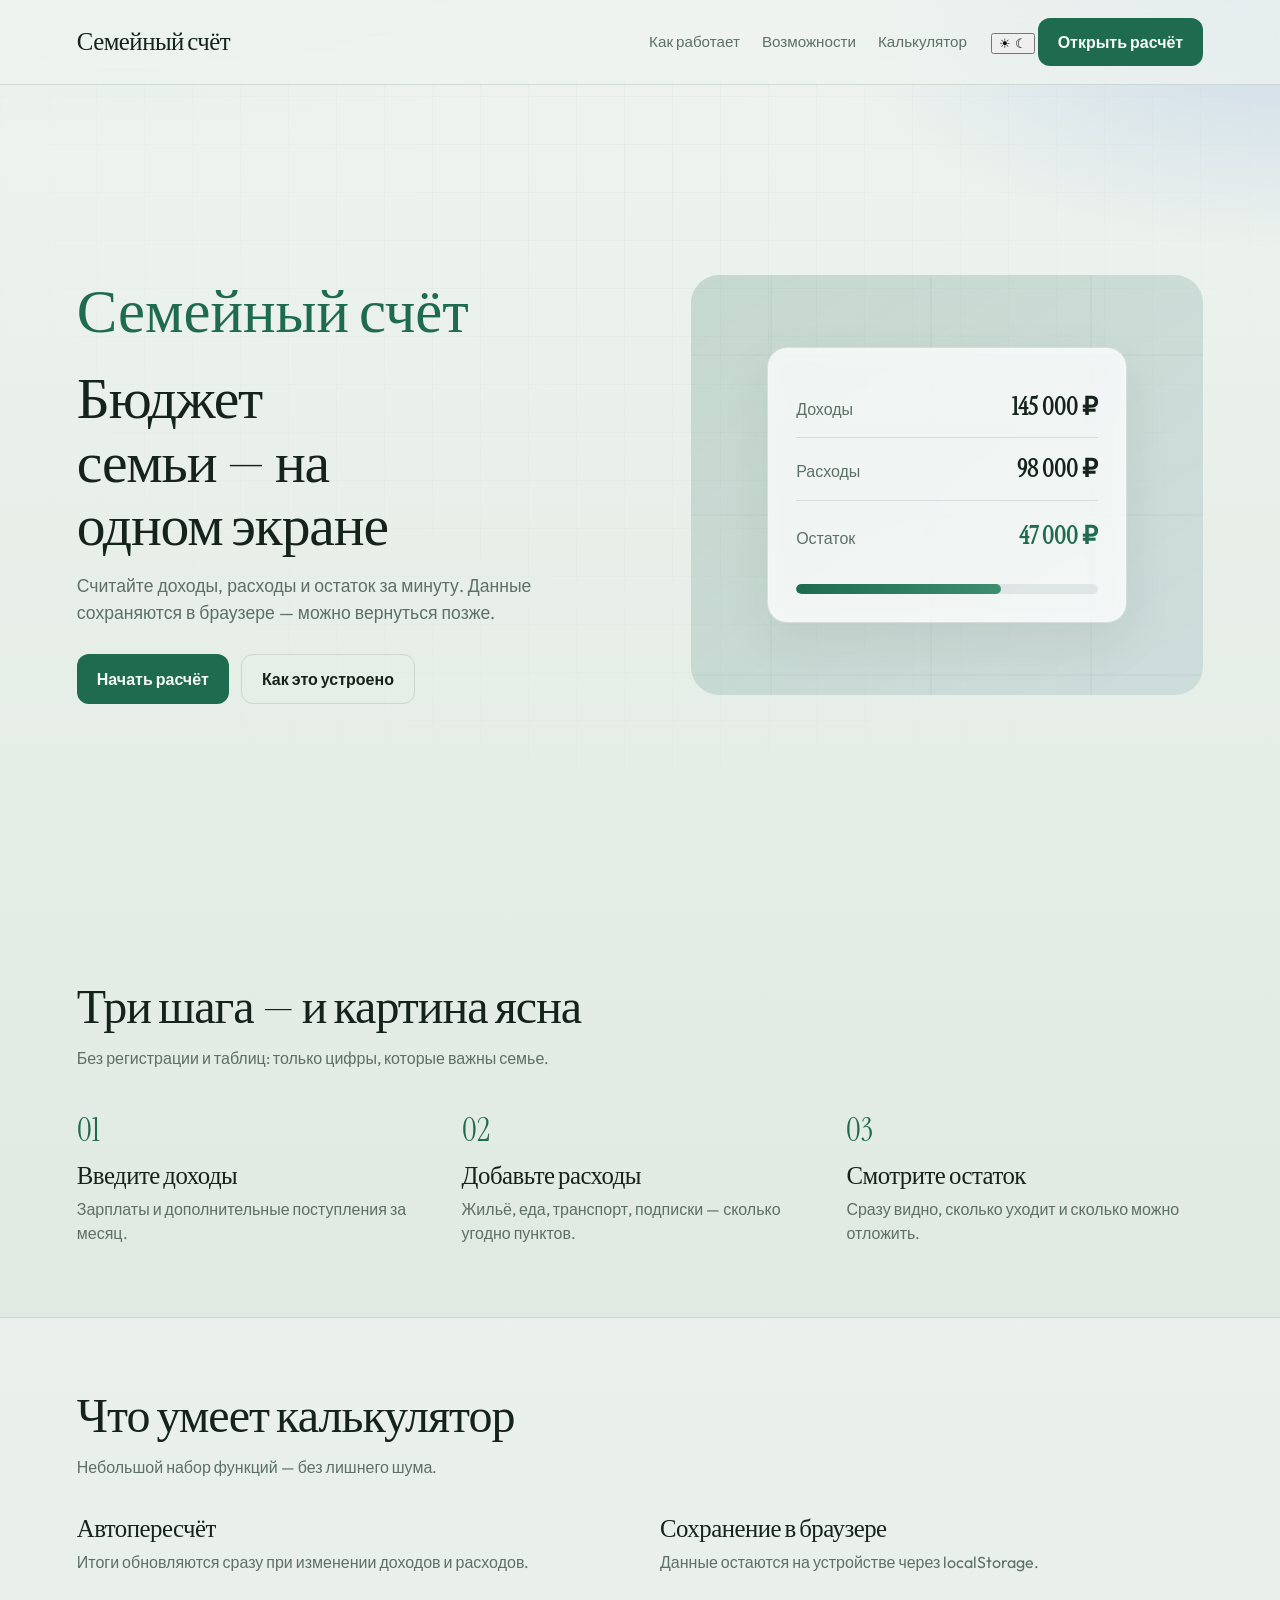
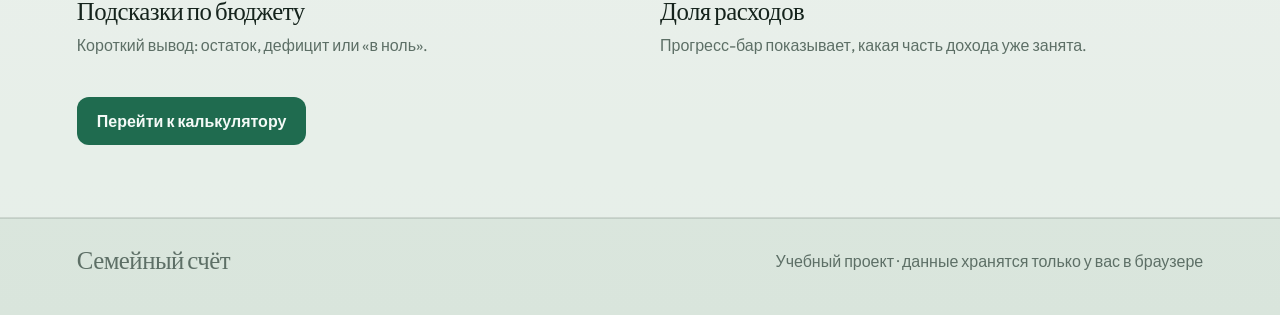
<file: index.html>
<!DOCTYPE html>
<html lang="ru">
  <head>
    <meta charset="UTF-8" />
    <meta name="viewport" content="width=device-width, initial-scale=1.0" />
    <meta
      name="description"
      content="Семейный счёт — простой калькулятор доходов, расходов и накоплений для семьи."
    />
    <title>Семейный счёт — калькулятор семейного бюджета</title>
    <link rel="preconnect" href="https://fonts.googleapis.com" />
    <link rel="preconnect" href="https://fonts.gstatic.com" crossorigin />
    <link
      href="https://fonts.googleapis.com/css2?family=Instrument+Serif:ital@0;1&family=Outfit:wght@400;500;600;700&display=swap"
      rel="stylesheet"
    />
    <link rel="stylesheet" href="styles.css" />
    <script>
      (function () {
        var saved = localStorage.getItem("theme");
        var theme =
          saved ||
          (window.matchMedia("(prefers-color-scheme: dark)").matches
            ? "dark"
            : "light");
        document.documentElement.setAttribute("data-theme", theme);
      })();
    </script>
  </head>
  <body class="page-landing">
    <div class="bg-glow" aria-hidden="true"></div>

    <header class="site-header">
      <a class="brand" href="index.html">Семейный счёт</a>
      <nav class="nav" aria-label="Основная навигация">
        <a href="#how">Как работает</a>
        <a href="#features">Возможности</a>
        <a href="calculator.html">Калькулятор</a>
      </nav>
      <div class="header-actions">
        <button
          class="theme-toggle"
          id="themeToggle"
          type="button"
          aria-label="Переключить тему"
          title="Светлая / тёмная тема"
        >
          <span class="theme-icon theme-icon-sun" aria-hidden="true">☀</span>
          <span class="theme-icon theme-icon-moon" aria-hidden="true">☾</span>
        </button>
        <a class="btn btn-primary header-cta" href="calculator.html">Открыть расчёт</a>
      </div>
    </header>

    <main>
      <section class="hero" id="top">
        <div class="hero-copy">
          <p class="brand-mark">Семейный счёт</p>
          <h1>Бюджет семьи — на одном экране</h1>
          <p class="lead">
            Считайте доходы, расходы и остаток за минуту. Данные сохраняются в
            браузере — можно вернуться позже.
          </p>
          <div class="hero-actions">
            <a class="btn btn-primary" href="calculator.html">Начать расчёт</a>
            <a class="btn btn-ghost" href="#how">Как это устроено</a>
          </div>
        </div>
        <div class="hero-stage" aria-hidden="true">
          <div class="hero-panel">
            <div class="hero-panel-row">
              <span>Доходы</span>
              <strong class="anim-count" data-target="145000">0 ₽</strong>
            </div>
            <div class="hero-panel-row">
              <span>Расходы</span>
              <strong class="anim-count" data-target="98000">0 ₽</strong>
            </div>
            <div class="hero-panel-row highlight">
              <span>Остаток</span>
              <strong class="anim-count" data-target="47000">0 ₽</strong>
            </div>
            <div class="hero-bar">
              <div class="hero-bar-fill"></div>
            </div>
          </div>
        </div>
      </section>

      <section class="section" id="how">
        <div class="section-head">
          <h2>Три шага — и картина ясна</h2>
          <p>Без регистрации и таблиц: только цифры, которые важны семье.</p>
        </div>
        <ol class="steps">
          <li>
            <span class="step-num">01</span>
            <h3>Введите доходы</h3>
            <p>Зарплаты и дополнительные поступления за месяц.</p>
          </li>
          <li>
            <span class="step-num">02</span>
            <h3>Добавьте расходы</h3>
            <p>Жильё, еда, транспорт, подписки — сколько угодно пунктов.</p>
          </li>
          <li>
            <span class="step-num">03</span>
            <h3>Смотрите остаток</h3>
            <p>Сразу видно, сколько уходит и сколько можно отложить.</p>
          </li>
        </ol>
      </section>

      <section class="section section-alt" id="features">
        <div class="section-head">
          <h2>Что умеет калькулятор</h2>
          <p>Небольшой набор функций — без лишнего шума.</p>
        </div>
        <ul class="feature-list">
          <li>
            <h3>Автопересчёт</h3>
            <p>Итоги обновляются сразу при изменении доходов и расходов.</p>
          </li>
          <li>
            <h3>Сохранение в браузере</h3>
            <p>Данные остаются на устройстве через localStorage.</p>
          </li>
          <li>
            <h3>Подсказки по бюджету</h3>
            <p>Короткий вывод: остаток, дефицит или «в ноль».</p>
          </li>
          <li>
            <h3>Доля расходов</h3>
            <p>Прогресс-бар показывает, какая часть дохода уже занята.</p>
          </li>
        </ul>
        <div class="section-cta">
          <a class="btn btn-primary" href="calculator.html">Перейти к калькулятору</a>
        </div>
      </section>
    </main>

    <footer class="site-footer">
      <a class="brand" href="index.html">Семейный счёт</a>
      <p>Учебный проект · данные хранятся только у вас в браузере</p>
    </footer>

    <script src="landing.js"></script>
  </body>
</html>

  </body>
</html>
</file>
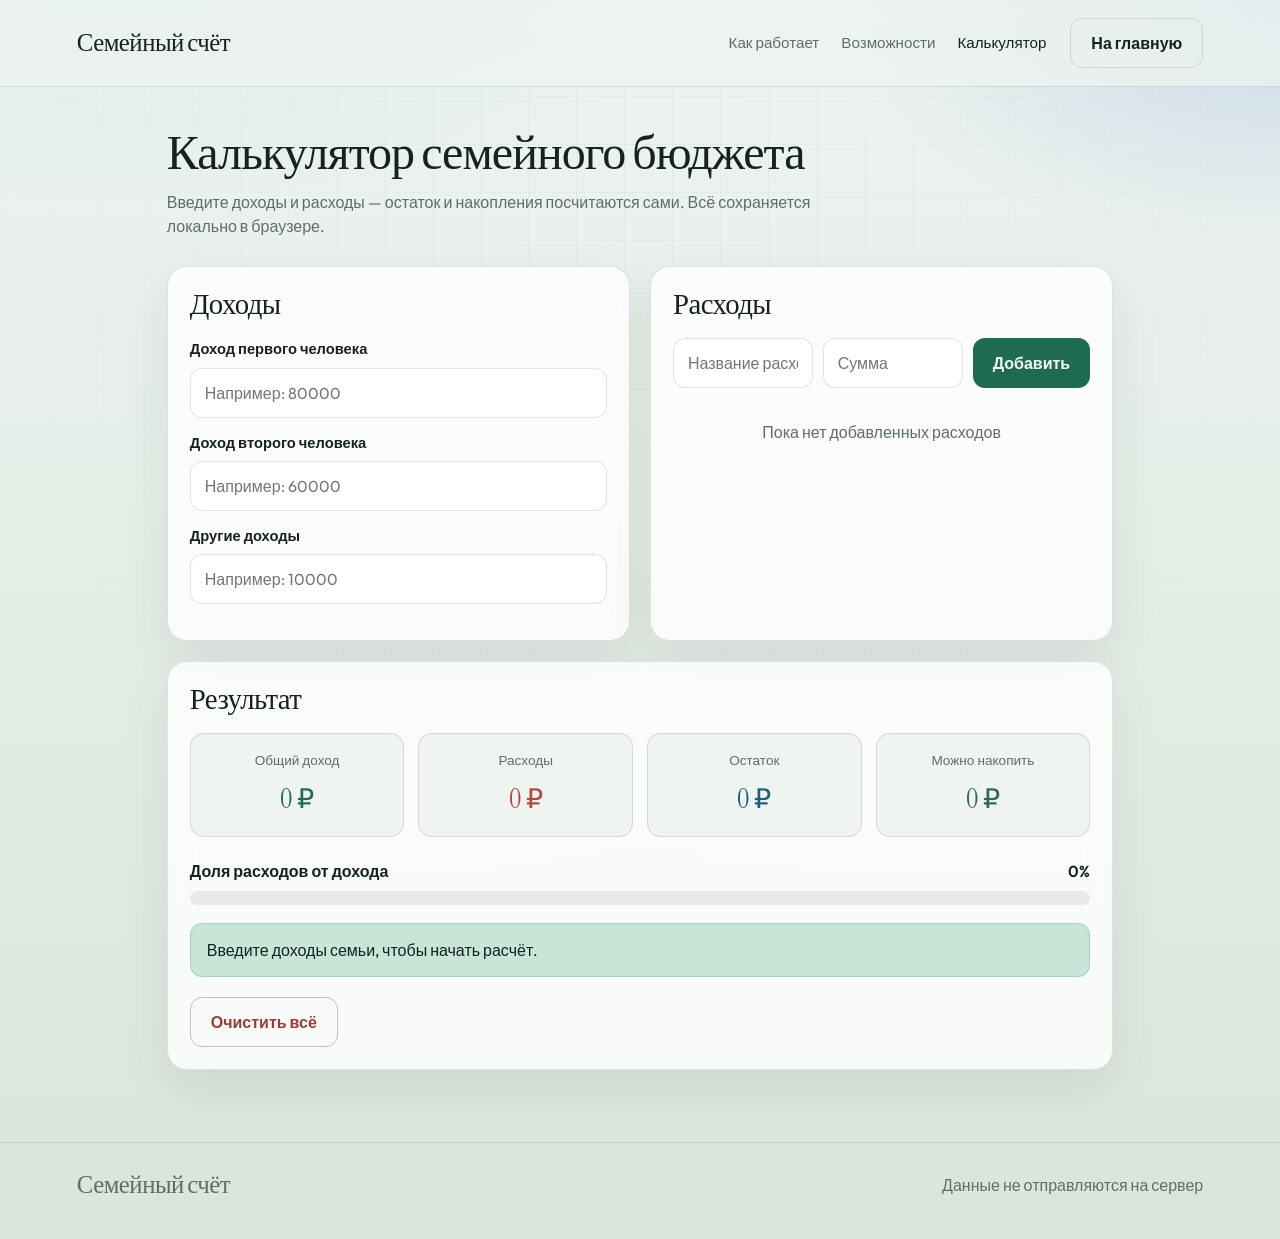
<file: calculator.html>
<!DOCTYPE html>
<html lang="ru">
  <head>
    <meta charset="UTF-8" />
    <meta name="viewport" content="width=device-width, initial-scale=1.0" />
    <meta
      name="description"
      content="Калькулятор семейного бюджета: доходы, расходы, остаток и накопления."
    />
    <title>Калькулятор — Семейный счёт</title>
    <link rel="preconnect" href="https://fonts.googleapis.com" />
    <link rel="preconnect" href="https://fonts.gstatic.com" crossorigin />
    <link
      href="https://fonts.googleapis.com/css2?family=Instrument+Serif:ital@0;1&family=Outfit:wght@400;500;600;700&display=swap"
      rel="stylesheet"
    />
    <link rel="stylesheet" href="styles.css" />
  </head>
  <body class="page-calculator">
    <div class="bg-glow" aria-hidden="true"></div>

    <header class="site-header">
      <a class="brand" href="index.html">Семейный счёт</a>
      <nav class="nav" aria-label="Основная навигация">
        <a href="index.html#how">Как работает</a>
        <a href="index.html#features">Возможности</a>
        <a href="calculator.html" aria-current="page">Калькулятор</a>
      </nav>
      <a class="btn btn-ghost header-cta" href="index.html">На главную</a>
    </header>

    <main class="calc-main">
      <div class="calc-intro">
        <h1>Калькулятор семейного бюджета</h1>
        <p>
          Введите доходы и расходы — остаток и накопления посчитаются сами.
          Всё сохраняется локально в браузере.
        </p>
      </div>

      <div class="budget-grid">
        <section class="panel" aria-labelledby="income-title">
          <h2 id="income-title">Доходы</h2>

          <div class="form-group">
            <label for="salary1">Доход первого человека</label>
            <input
              type="number"
              id="salary1"
              placeholder="Например: 80000"
              min="0"
              inputmode="numeric"
            />
          </div>

          <div class="form-group">
            <label for="salary2">Доход второго человека</label>
            <input
              type="number"
              id="salary2"
              placeholder="Например: 60000"
              min="0"
              inputmode="numeric"
            />
          </div>

          <div class="form-group">
            <label for="otherIncome">Другие доходы</label>
            <input
              type="number"
              id="otherIncome"
              placeholder="Например: 10000"
              min="0"
              inputmode="numeric"
            />
          </div>
        </section>

        <section class="panel" aria-labelledby="expense-title">
          <h2 id="expense-title">Расходы</h2>

          <div class="add-row">
            <input
              type="text"
              id="expenseName"
              placeholder="Название расхода"
              autocomplete="off"
            />
            <input
              type="number"
              id="expenseAmount"
              placeholder="Сумма"
              min="0"
              inputmode="numeric"
            />
            <button class="btn btn-primary" id="addExpenseBtn" type="button">
              Добавить
            </button>
          </div>

          <div id="expenseList" class="expense-list" aria-live="polite">
            <div class="empty-message">Пока нет добавленных расходов</div>
          </div>
        </section>

        <section class="panel result-panel" aria-labelledby="result-title">
          <h2 id="result-title">Результат</h2>

          <div class="summary">
            <div class="summary-item">
              <div class="summary-title">Общий доход</div>
              <div class="summary-value income-value" id="totalIncome">0 ₽</div>
            </div>
            <div class="summary-item">
              <div class="summary-title">Расходы</div>
              <div class="summary-value expense-value" id="totalExpenses">0 ₽</div>
            </div>
            <div class="summary-item">
              <div class="summary-title">Остаток</div>
              <div class="summary-value balance-value" id="balance">0 ₽</div>
            </div>
            <div class="summary-item">
              <div class="summary-title">Можно накопить</div>
              <div class="summary-value saving-value" id="savings">0 ₽</div>
            </div>
          </div>

          <div class="progress-section">
            <div class="progress-title">
              <span>Доля расходов от дохода</span>
              <span id="expensePercent">0%</span>
            </div>
            <div class="progress-bar" role="progressbar" aria-valuemin="0" aria-valuemax="100" aria-valuenow="0" id="progressBar">
              <div class="progress-fill" id="progressFill"></div>
            </div>
          </div>

          <div class="message" id="budgetMessage">
            Добавьте доходы и расходы, чтобы увидеть результат.
          </div>

          <button class="btn btn-danger" id="clearAllBtn" type="button">
            Очистить всё
          </button>
        </section>
      </div>
    </main>

    <footer class="site-footer">
      <a class="brand" href="index.html">Семейный счёт</a>
      <p>Данные не отправляются на сервер</p>
    </footer>

    <script src="calculator.js"></script>
  </body>
</html>
</file>
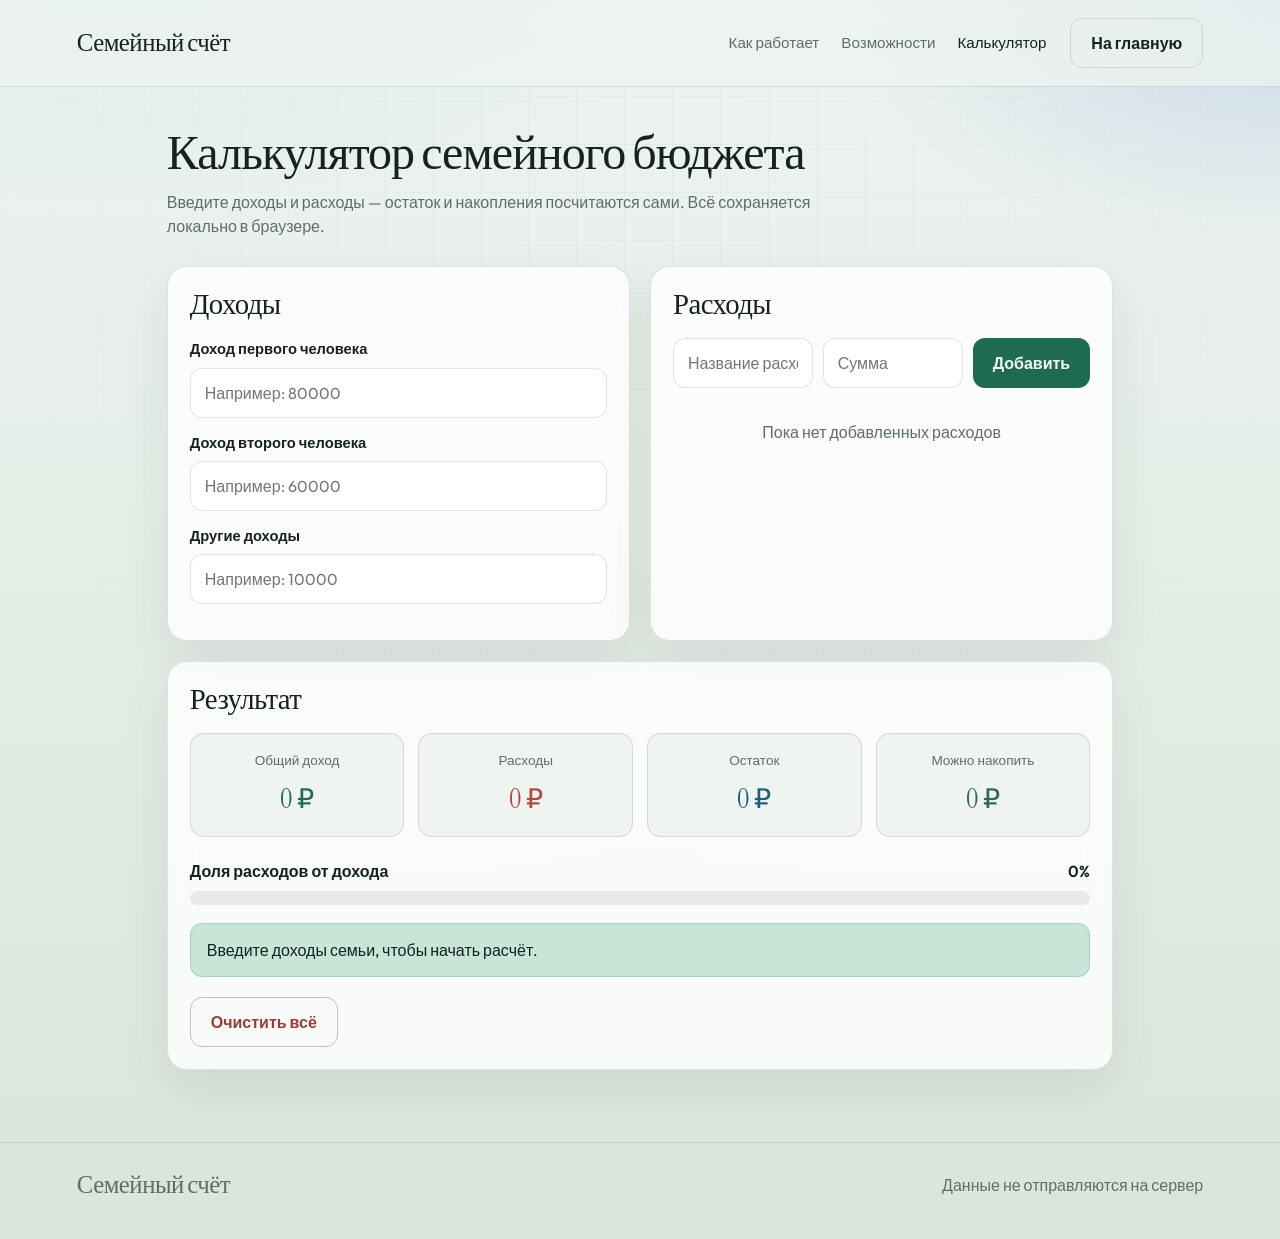
<file: калькулятор.html>
<!DOCTYPE html>
<html lang="ru">
  <head>
    <meta charset="UTF-8" />
    <meta http-equiv="refresh" content="0; url=calculator.html" />
    <title>Переход к калькулятору</title>
    <link rel="canonical" href="calculator.html" />
  </head>
  <body>
    <p>
      Калькулятор переехал:
      <a href="calculator.html">calculator.html</a>
    </p>
  </body>
</html>
</file>
<file: styles.css>
:root {
  --bg: #eef3ef;
  --bg-deep: #d9e5dc;
  --panel: rgba(255, 255, 255, 0.82);
  --ink: #15231c;
  --muted: #5d6f66;
  --line: rgba(21, 35, 28, 0.12);
  --accent: #1f6b4f;
  --accent-soft: #c8e6d8;
  --accent-hover: #175640;
  --income: #1f6b4f;
  --expense: #b5473a;
  --balance: #1c5f7a;
  --saving: #2d6a4f;
  --danger: #9e3b32;
  --radius: 20px;
  --shadow: 0 18px 50px rgba(21, 35, 28, 0.08);
  --font-display: "Instrument Serif", Georgia, serif;
  --font-body: Outfit, sans-serif;
}

* {
  box-sizing: border-box;
}

html {
  scroll-behavior: smooth;
}

body {
  margin: 0;
  min-height: 100vh;
  font-family: var(--font-body);
  color: var(--ink);
  background:
    radial-gradient(1200px 600px at 10% -10%, #d7ebe0 0%, transparent 55%),
    radial-gradient(900px 500px at 100% 0%, #c9d9e8 0%, transparent 50%),
    linear-gradient(180deg, var(--bg) 0%, var(--bg-deep) 100%);
  line-height: 1.5;
}

.bg-glow {
  pointer-events: none;
  position: fixed;
  inset: 0;
  background-image:
    linear-gradient(rgba(21, 35, 28, 0.03) 1px, transparent 1px),
    linear-gradient(90deg, rgba(21, 35, 28, 0.03) 1px, transparent 1px);
  background-size: 48px 48px;
  mask-image: radial-gradient(circle at 50% 20%, black, transparent 75%);
  z-index: 0;
}

h1,
h2,
h3,
.brand {
  font-family: var(--font-display);
  font-weight: 400;
  letter-spacing: -0.02em;
  line-height: 1.1;
}

a {
  color: inherit;
  text-decoration: none;
}

img {
  max-width: 100%;
  display: block;
}

.site-header,
.site-footer,
.hero,
.section,
.calc-main {
  position: relative;
  z-index: 1;
}

.site-header {
  display: flex;
  align-items: center;
  gap: 24px;
  padding: 18px 6vw;
  border-bottom: 1px solid var(--line);
  background: rgba(238, 243, 239, 0.75);
  backdrop-filter: blur(14px);
  position: sticky;
  top: 0;
  z-index: 20;
}

.brand {
  font-size: 1.55rem;
}

.nav {
  margin-left: auto;
  display: flex;
  gap: 22px;
  color: var(--muted);
  font-size: 0.95rem;
  font-weight: 500;
}

.nav a:hover,
.nav a[aria-current="page"] {
  color: var(--ink);
}

.btn {
  display: inline-flex;
  align-items: center;
  justify-content: center;
  border: 0;
  border-radius: 12px;
  padding: 12px 20px;
  font: inherit;
  font-weight: 600;
  cursor: pointer;
  transition: transform 0.2s ease, background 0.2s ease, color 0.2s ease;
}

.btn:hover {
  transform: translateY(-1px);
}

.btn-primary {
  background: var(--accent);
  color: #f4faf7;
}

.btn-primary:hover {
  background: var(--accent-hover);
}

.btn-ghost {
  background: transparent;
  color: var(--ink);
  border: 1px solid var(--line);
}

.btn-danger {
  background: transparent;
  color: var(--danger);
  border: 1px solid rgba(158, 59, 50, 0.35);
  margin-top: 20px;
}

.btn-danger:hover {
  background: rgba(158, 59, 50, 0.08);
}

/* Landing hero */
.hero {
  display: grid;
  grid-template-columns: 1.05fr 0.95fr;
  gap: 48px;
  align-items: center;
  min-height: calc(100vh - 76px);
  padding: 48px 6vw 72px;
}

.brand-mark {
  margin: 0 0 10px;
  font-family: var(--font-display);
  font-size: clamp(2.4rem, 5vw, 3.8rem);
  color: var(--accent);
}

.hero h1 {
  margin: 0 0 16px;
  font-size: clamp(2.2rem, 5vw, 3.6rem);
  max-width: 12ch;
}

.lead {
  margin: 0;
  color: var(--muted);
  font-size: 1.1rem;
  max-width: 34rem;
}

.hero-actions {
  display: flex;
  flex-wrap: wrap;
  gap: 12px;
  margin-top: 28px;
}

.hero-stage {
  display: grid;
  place-items: center;
  min-height: 420px;
  border-radius: 28px;
  background:
    linear-gradient(145deg, rgba(31, 107, 79, 0.18), rgba(28, 95, 122, 0.12)),
    url("data:image/svg+xml,%3Csvg xmlns='http://www.w3.org/2000/svg' width='160' height='160' viewBox='0 0 160 160'%3E%3Cpath fill='none' stroke='%2315231c' stroke-opacity='0.06' d='M0 80h160M80 0v160'/%3E%3C/svg%3E");
  animation: stageIn 0.9s ease both;
}

.hero-panel {
  width: min(360px, 90%);
  padding: 28px;
  border-radius: var(--radius);
  background: var(--panel);
  border: 1px solid var(--line);
  box-shadow: var(--shadow);
  backdrop-filter: blur(10px);
  animation: panelRise 1s 0.15s ease both;
}

.hero-panel-row {
  display: flex;
  justify-content: space-between;
  align-items: baseline;
  gap: 16px;
  padding: 12px 0;
  border-bottom: 1px solid var(--line);
  color: var(--muted);
}

.hero-panel-row strong {
  font-family: var(--font-display);
  font-size: 1.55rem;
  color: var(--ink);
}

.hero-panel-row.highlight {
  border-bottom: 0;
  margin-top: 4px;
}

.hero-panel-row.highlight strong {
  color: var(--accent);
}

.hero-bar {
  margin-top: 18px;
  height: 10px;
  border-radius: 999px;
  background: rgba(21, 35, 28, 0.08);
  overflow: hidden;
}

.hero-bar-fill {
  width: 0;
  height: 100%;
  border-radius: inherit;
  background: linear-gradient(90deg, var(--accent), #3d8f72);
  animation: barGrow 1.2s 0.5s ease forwards;
}

.section {
  padding: 72px 6vw;
}

.section-alt {
  background: rgba(255, 255, 255, 0.35);
  border-block: 1px solid var(--line);
}

.section-head {
  max-width: 40rem;
  margin-bottom: 36px;
}

.section-head h2 {
  margin: 0 0 12px;
  font-size: clamp(2rem, 4vw, 3rem);
}

.section-head p {
  margin: 0;
  color: var(--muted);
}

.steps {
  list-style: none;
  margin: 0;
  padding: 0;
  display: grid;
  grid-template-columns: repeat(3, 1fr);
  gap: 28px;
}

.step-num {
  display: block;
  font-family: var(--font-display);
  font-size: 2rem;
  color: var(--accent);
  margin-bottom: 8px;
}

.steps h3,
.feature-list h3 {
  margin: 0 0 8px;
  font-size: 1.55rem;
}

.steps p,
.feature-list p {
  margin: 0;
  color: var(--muted);
}

.feature-list {
  list-style: none;
  margin: 0;
  padding: 0;
  display: grid;
  grid-template-columns: repeat(2, 1fr);
  gap: 24px 40px;
}

.section-cta {
  margin-top: 40px;
}

.site-footer {
  display: flex;
  justify-content: space-between;
  align-items: center;
  gap: 16px;
  padding: 28px 6vw 40px;
  border-top: 1px solid var(--line);
  color: var(--muted);
}

.site-footer p {
  margin: 0;
}

/* Calculator */
.calc-main {
  padding: 40px 6vw 72px;
  max-width: 1100px;
  margin: 0 auto;
}

.calc-intro {
  margin-bottom: 28px;
  max-width: 42rem;
}

.calc-intro h1 {
  margin: 0 0 10px;
  font-size: clamp(2rem, 4vw, 3rem);
}

.calc-intro p {
  margin: 0;
  color: var(--muted);
}

.budget-grid {
  display: grid;
  grid-template-columns: 1fr 1fr;
  gap: 20px;
}

.panel {
  background: var(--panel);
  border: 1px solid var(--line);
  border-radius: var(--radius);
  padding: 22px;
  box-shadow: var(--shadow);
  backdrop-filter: blur(10px);
}

.panel h2 {
  margin: 0 0 18px;
  font-size: 1.8rem;
}

.result-panel {
  grid-column: 1 / -1;
}

.form-group {
  margin-bottom: 14px;
}

.form-group label {
  display: block;
  margin-bottom: 7px;
  font-weight: 600;
  font-size: 0.92rem;
}

input {
  width: 100%;
  padding: 12px 14px;
  border: 1px solid var(--line);
  border-radius: 12px;
  font: inherit;
  background: #fff;
  color: var(--ink);
  outline: none;
}

input:focus {
  border-color: rgba(31, 107, 79, 0.55);
  box-shadow: 0 0 0 3px rgba(31, 107, 79, 0.12);
}

.add-row {
  display: flex;
  gap: 10px;
  margin-bottom: 14px;
}

.add-row input:first-child {
  flex: 1;
}

.add-row input:nth-child(2) {
  width: 140px;
}

.expense-list {
  margin-top: 6px;
  display: grid;
  gap: 8px;
}

.expense-item {
  display: flex;
  justify-content: space-between;
  align-items: center;
  gap: 12px;
  padding: 12px 14px;
  background: rgba(238, 243, 239, 0.85);
  border-radius: 12px;
  border: 1px solid var(--line);
  animation: itemIn 0.25s ease;
}

.expense-name {
  font-weight: 600;
}

.expense-amount {
  color: var(--muted);
  font-size: 0.92rem;
}

.delete-btn {
  border: 0;
  border-radius: 10px;
  padding: 8px 12px;
  background: rgba(158, 59, 50, 0.1);
  color: var(--danger);
  font: inherit;
  font-size: 0.85rem;
  font-weight: 600;
  cursor: pointer;
}

.delete-btn:hover {
  background: rgba(158, 59, 50, 0.18);
}

.empty-message {
  color: var(--muted);
  text-align: center;
  padding: 18px 10px;
}

.summary {
  display: grid;
  grid-template-columns: repeat(4, 1fr);
  gap: 14px;
  margin-bottom: 22px;
}

.summary-item {
  background: rgba(238, 243, 239, 0.9);
  border: 1px solid var(--line);
  border-radius: 14px;
  padding: 16px;
  text-align: center;
}

.summary-title {
  color: var(--muted);
  font-size: 0.85rem;
  margin-bottom: 8px;
}

.summary-value {
  font-family: var(--font-display);
  font-size: 1.7rem;
}

.income-value {
  color: var(--income);
}

.expense-value {
  color: var(--expense);
}

.saving-value {
  color: var(--saving);
}

.balance-value {
  color: var(--balance);
}

.progress-section {
  margin-top: 8px;
}

.progress-title {
  display: flex;
  justify-content: space-between;
  margin-bottom: 8px;
  font-weight: 600;
}

.progress-bar {
  width: 100%;
  height: 14px;
  background: rgba(21, 35, 28, 0.08);
  border-radius: 999px;
  overflow: hidden;
}

.progress-fill {
  height: 100%;
  width: 0%;
  background: linear-gradient(90deg, var(--accent), #3d8f72);
  transition: width 0.4s ease, background 0.3s ease;
}

.progress-fill.is-high {
  background: linear-gradient(90deg, #c27a2d, #b5473a);
}

.message {
  margin-top: 18px;
  padding: 14px 16px;
  border-radius: 12px;
  background: var(--accent-soft);
  border: 1px solid rgba(31, 107, 79, 0.18);
  line-height: 1.55;
}

.message.is-warning {
  background: #f6e4df;
  border-color: rgba(158, 59, 50, 0.2);
}

@keyframes stageIn {
  from {
    opacity: 0;
    transform: scale(0.98);
  }
  to {
    opacity: 1;
    transform: scale(1);
  }
}

@keyframes panelRise {
  from {
    opacity: 0;
    transform: translateY(18px);
  }
  to {
    opacity: 1;
    transform: translateY(0);
  }
}

@keyframes barGrow {
  from {
    width: 0;
  }
  to {
    width: 68%;
  }
}

@keyframes itemIn {
  from {
    opacity: 0;
    transform: translateY(6px);
  }
  to {
    opacity: 1;
    transform: translateY(0);
  }
}

@media (max-width: 900px) {
  .hero,
  .steps,
  .feature-list,
  .budget-grid {
    grid-template-columns: 1fr;
  }

  .nav,
  .header-cta {
    display: none;
  }

  .hero {
    min-height: auto;
    padding-top: 36px;
  }

  .hero-stage {
    min-height: 320px;
  }

  .summary {
    grid-template-columns: 1fr 1fr;
  }

  .site-footer {
    flex-direction: column;
    align-items: flex-start;
  }
}

@media (max-width: 560px) {
  .add-row {
    flex-direction: column;
  }

  .add-row input:nth-child(2) {
    width: 100%;
  }

  .summary {
    grid-template-columns: 1fr;
  }

  .hero-actions {
    flex-direction: column;
    align-items: stretch;
  }
}
</file>
